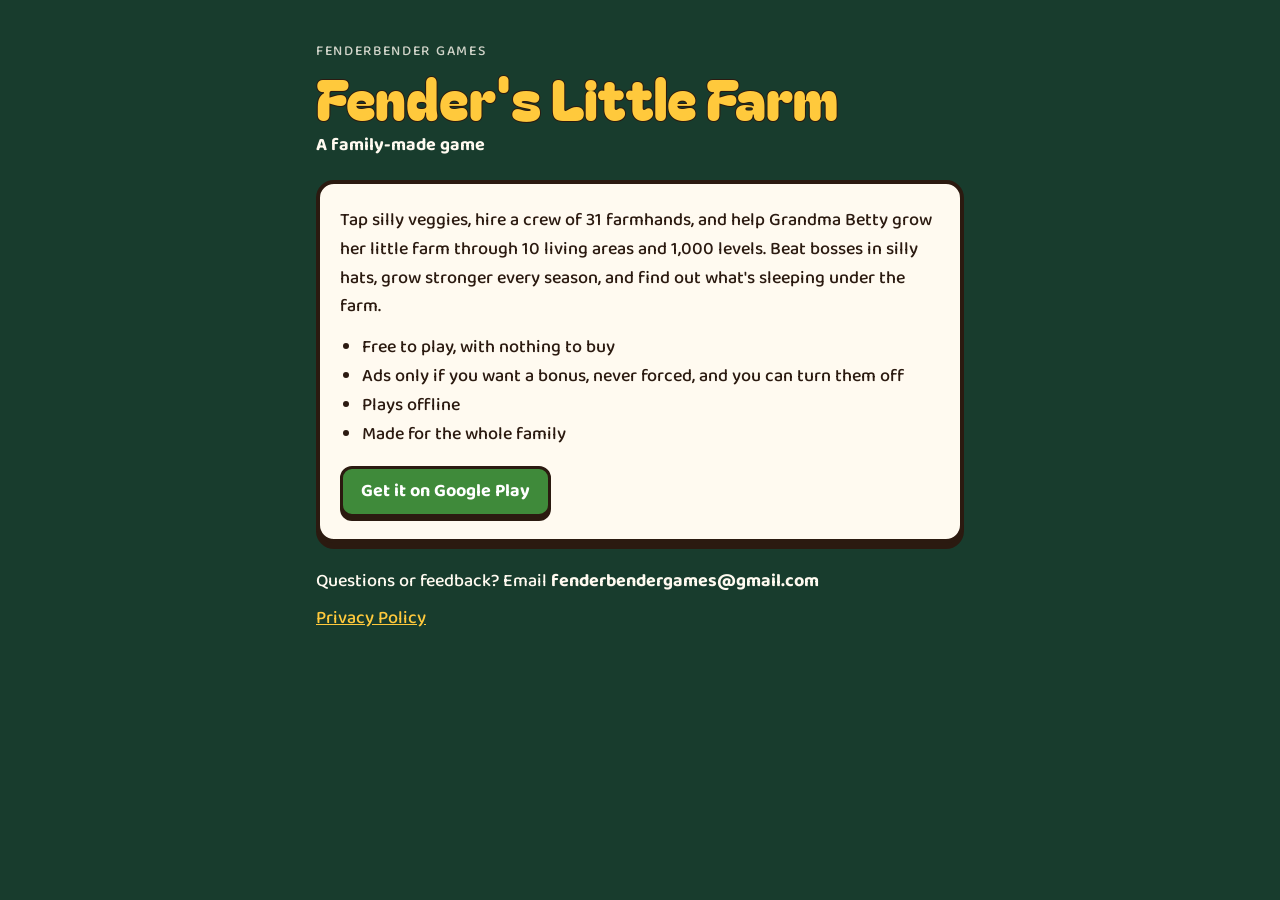
<file: index.html>
<!doctype html>
<html lang="en">
<head>
<meta charset="utf-8">
<meta name="viewport" content="width=device-width,initial-scale=1">
<title>FenderBender Games</title>
<meta name="description" content="Fender's Little Farm, a family-made tap-to-harvest farm game for Android.">
<link rel="preconnect" href="https://fonts.googleapis.com"><link rel="preconnect" href="https://fonts.gstatic.com" crossorigin>
<link href="https://fonts.googleapis.com/css2?family=Bagel+Fat+One&family=Baloo+2:wght@500;700&display=swap" rel="stylesheet">
<link rel="stylesheet" href="style.css">
</head>
<body>
<main>
  <p class="studio">FenderBender Games</p>
  <h1>Fender's Little Farm</h1>
  <p class="tag">A family-made game</p>
  <div class="card">
    <p>Tap silly veggies, hire a crew of 31 farmhands, and help Grandma Betty grow her little farm through 10 living areas and 1,000 levels. Beat bosses in silly hats, grow stronger every season, and find out what's sleeping under the farm.</p>
    <ul>
      <li>Free to play, with nothing to buy</li>
      <li>Ads only if you want a bonus, never forced, and you can turn them off</li>
      <li>Plays offline</li>
      <li>Made for the whole family</li>
    </ul>
    <a class="btn" href="https://play.google.com/store/apps/details?id=com.fenderbendergames.littlefarm">Get it on Google Play</a>
  </div>
  <p class="contact">Questions or feedback? Email <span class="mail">fenderbendergames@gmail.com</span></p>
  <nav><a href="privacy.html">Privacy Policy</a></nav>
</main>
</body>
</html>
</file>
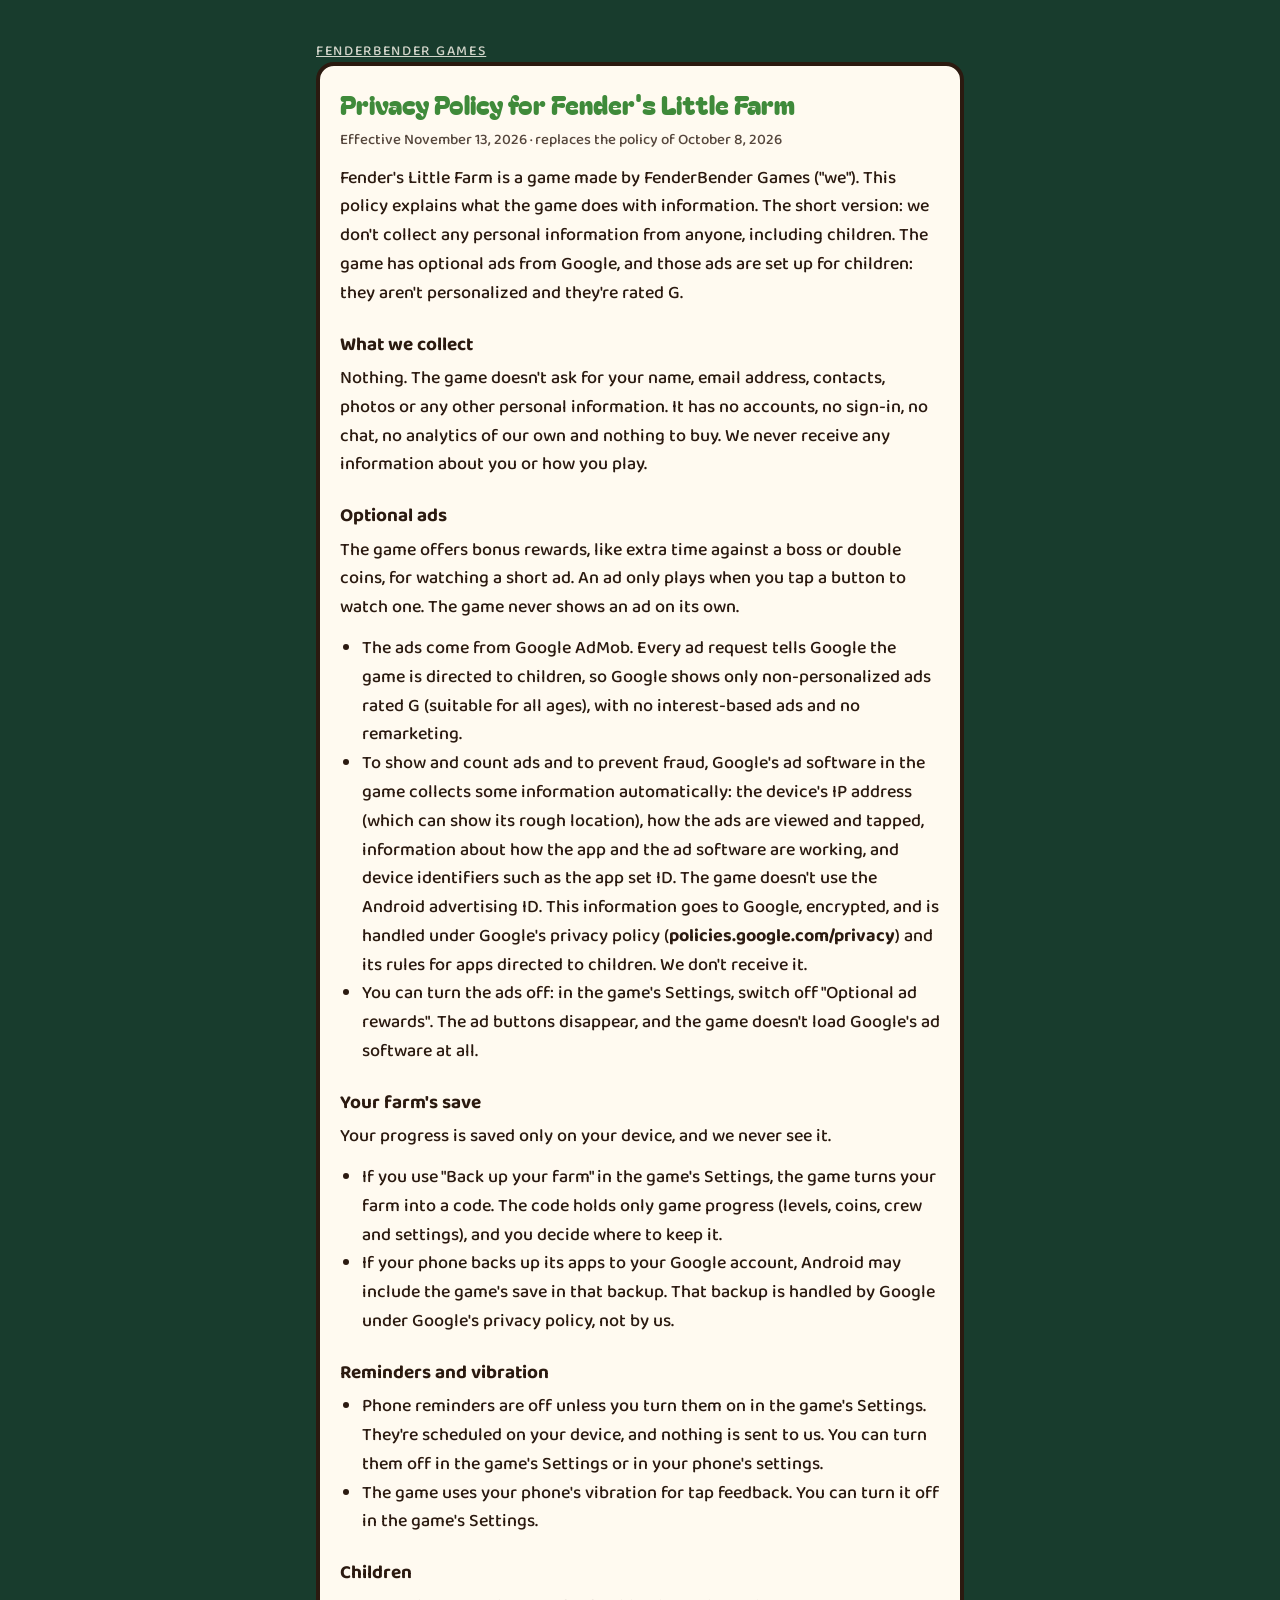
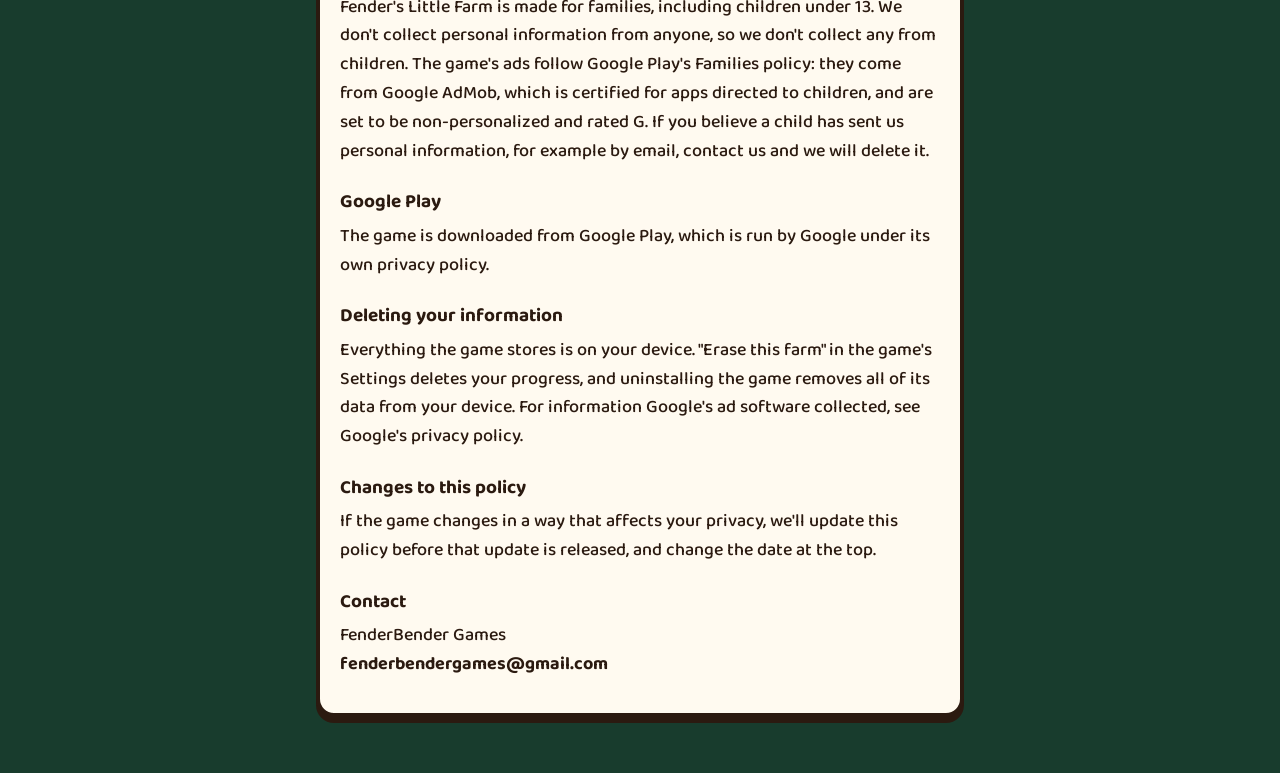
<file: privacy.html>
<!doctype html>
<html lang="en">
<head>
<meta charset="utf-8">
<meta name="viewport" content="width=device-width,initial-scale=1">
<title>Privacy Policy · Fender's Little Farm</title>
<link rel="preconnect" href="https://fonts.googleapis.com"><link rel="preconnect" href="https://fonts.gstatic.com" crossorigin>
<link href="https://fonts.googleapis.com/css2?family=Bagel+Fat+One&family=Baloo+2:wght@500;700&display=swap" rel="stylesheet">
<link rel="stylesheet" href="style.css">
</head>
<body>
<main>
  <p class="studio"><a href="index.html" style="color:inherit">FenderBender Games</a></p>
  <div class="card">
    <h2>Privacy Policy for Fender's Little Farm</h2>
    <p class="small">Effective November 13, 2026 · replaces the policy of October 8, 2026</p>
    <p>Fender's Little Farm is a game made by FenderBender Games ("we"). This policy explains what the game does with information. The short version: we don't collect any personal information from anyone, including children. The game has optional ads from Google, and those ads are set up for children: they aren't personalized and they're rated G.</p>

    <h3>What we collect</h3>
    <p>Nothing. The game doesn't ask for your name, email address, contacts, photos or any other personal information. It has no accounts, no sign-in, no chat, no analytics of our own and nothing to buy. We never receive any information about you or how you play.</p>

    <h3>Optional ads</h3>
    <p>The game offers bonus rewards, like extra time against a boss or double coins, for watching a short ad. An ad only plays when you tap a button to watch one. The game never shows an ad on its own.</p>
    <ul>
      <li>The ads come from Google AdMob. Every ad request tells Google the game is directed to children, so Google shows only non-personalized ads rated G (suitable for all ages), with no interest-based ads and no remarketing.</li>
      <li>To show and count ads and to prevent fraud, Google's ad software in the game collects some information automatically: the device's IP address (which can show its rough location), how the ads are viewed and tapped, information about how the app and the ad software are working, and device identifiers such as the app set ID. The game doesn't use the Android advertising ID. This information goes to Google, encrypted, and is handled under Google's privacy policy (<span class="mail">policies.google.com/privacy</span>) and its rules for apps directed to children. We don't receive it.</li>
      <li>You can turn the ads off: in the game's Settings, switch off "Optional ad rewards". The ad buttons disappear, and the game doesn't load Google's ad software at all.</li>
    </ul>

    <h3>Your farm's save</h3>
    <p>Your progress is saved only on your device, and we never see it.</p>
    <ul>
      <li>If you use "Back up your farm" in the game's Settings, the game turns your farm into a code. The code holds only game progress (levels, coins, crew and settings), and you decide where to keep it.</li>
      <li>If your phone backs up its apps to your Google account, Android may include the game's save in that backup. That backup is handled by Google under Google's privacy policy, not by us.</li>
    </ul>

    <h3>Reminders and vibration</h3>
    <ul>
      <li>Phone reminders are off unless you turn them on in the game's Settings. They're scheduled on your device, and nothing is sent to us. You can turn them off in the game's Settings or in your phone's settings.</li>
      <li>The game uses your phone's vibration for tap feedback. You can turn it off in the game's Settings.</li>
    </ul>

    <h3>Children</h3>
    <p>Fender's Little Farm is made for families, including children under 13. We don't collect personal information from anyone, so we don't collect any from children. The game's ads follow Google Play's Families policy: they come from Google AdMob, which is certified for apps directed to children, and are set to be non-personalized and rated G. If you believe a child has sent us personal information, for example by email, contact us and we will delete it.</p>

    <h3>Google Play</h3>
    <p>The game is downloaded from Google Play, which is run by Google under its own privacy policy.</p>

    <h3>Deleting your information</h3>
    <p>Everything the game stores is on your device. "Erase this farm" in the game's Settings deletes your progress, and uninstalling the game removes all of its data from your device. For information Google's ad software collected, see Google's privacy policy.</p>

    <h3>Changes to this policy</h3>
    <p>If the game changes in a way that affects your privacy, we'll update this policy before that update is released, and change the date at the top.</p>

    <h3>Contact</h3>
    <p>FenderBender Games<br><span class="mail">fenderbendergames@gmail.com</span></p>
  </div>
</main>
</body>
</html>
</file>
<file: style.css>
:root{--bg:#183c2d;--card:#fffaf0;--ink:#2b1a10;--green:#3f8a3a;--sun:#ffc93c;--fg:#fffaf0}
*{box-sizing:border-box}
body{margin:0;background:var(--bg);color:var(--fg);font:500 18px/1.6 "Baloo 2",system-ui,sans-serif}
main{max-width:680px;margin:0 auto;padding:40px 16px 56px}
.studio{margin:0;text-transform:uppercase;letter-spacing:.12em;font-size:14px;opacity:.8}
h1{font:400 clamp(36px,9vw,56px)/1.05 "Bagel Fat One",system-ui,sans-serif;color:var(--sun);margin:6px 0 4px;text-wrap:balance;-webkit-text-stroke:2px var(--ink);paint-order:stroke fill}
h2{font:400 26px/1.2 "Bagel Fat One",system-ui,sans-serif;color:var(--green);margin:0 0 8px}
h3{font-weight:700;font-size:19px;margin:22px 0 4px}
.tag{margin:0 0 20px;font-weight:700}
.card{background:var(--card);color:var(--ink);border:4px solid var(--ink);border-radius:18px;padding:22px 20px;box-shadow:0 6px 0 var(--ink)}
.card p{margin:0 0 12px}
ul{margin:0 0 18px;padding-left:22px}
.btn{display:inline-block;background:var(--green);color:#fff;text-decoration:none;font-weight:700;border:3px solid var(--ink);border-radius:12px;padding:8px 18px;box-shadow:0 4px 0 var(--ink)}
.contact{margin:24px 0 8px}
.mail{font-weight:700;user-select:all}
nav a{color:var(--sun)}
.small{font-size:15px;opacity:.8}
</file>
